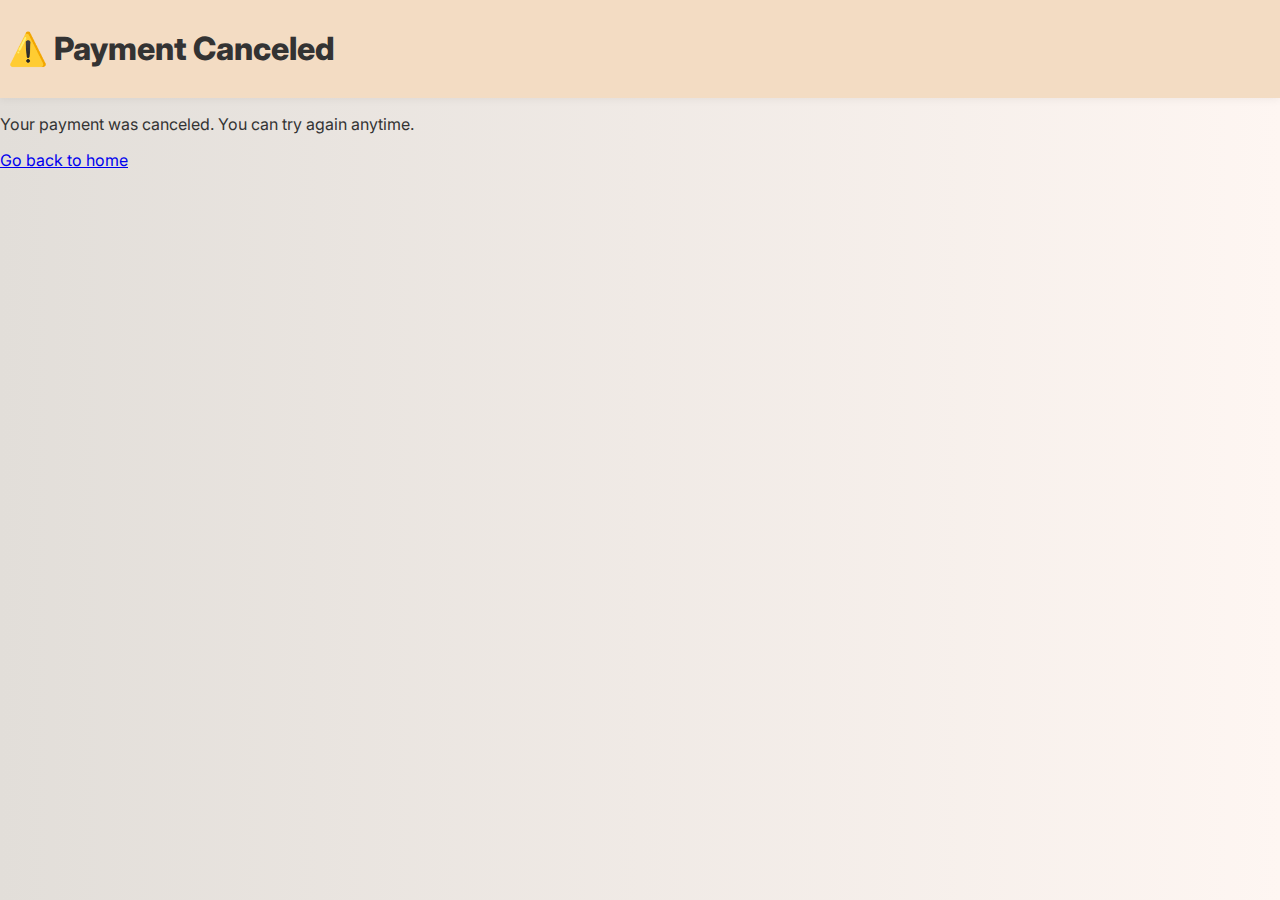
<file: cancel.html>
<!DOCTYPE html>
<html lang="en">
<head>
  <meta charset="UTF-8">
  <meta name="viewport" content="width=device-width, initial-scale=1.0">
  <title>Payment Canceled</title>
  <link rel="stylesheet" href="styles.css">
</head>
<body>
  <header>
    <h1>⚠️ Payment Canceled</h1>
  </header>
  <main>
    <p>Your payment was canceled. You can try again anytime.</p>
    <a href="index.html">Go back to home</a>
  </main>
</body>
</html>
</file>
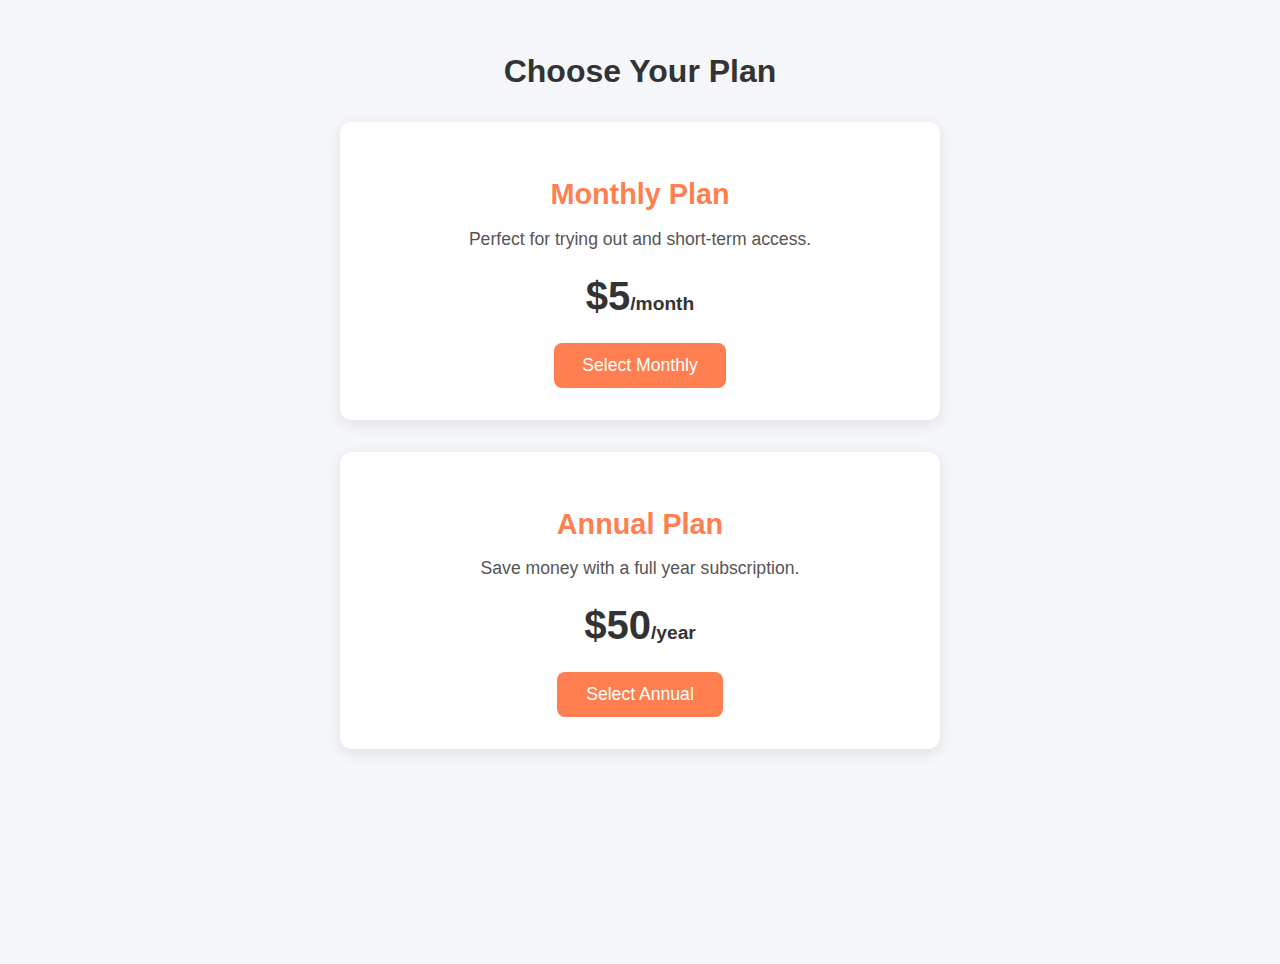
<file: pases.html>
<!DOCTYPE html>
<html lang="en">
<head>
  <meta charset="UTF-8" />
  <meta name="viewport" content="width=device-width, initial-scale=1" />
  <title>Pricing - Cook Alone Club</title>
  <link rel="stylesheet" href="pases.css" />
</head>
<body>
  <h1>Choose Your Plan</h1>
  <div class="pricing-container">
    <div class="price-box">
      <h2>Monthly Plan</h2>
      <p>Perfect for trying out and short-term access.</p>
      <div class="price">$5<span style="font-size: 1.2rem;">/month</span></div>
      <button onclick="alert('You selected Monthly Plan!')">Select Monthly</button>
    </div>
    <div class="price-box">
      <h2>Annual Plan</h2>
      <p>Save money with a full year subscription.</p>
      <div class="price">$50<span style="font-size: 1.2rem;">/year</span></div>
      <button onclick="alert('You selected Annual Plan!')">Select Annual</button>
    </div>
  </div>
</body>
</html>
</file>
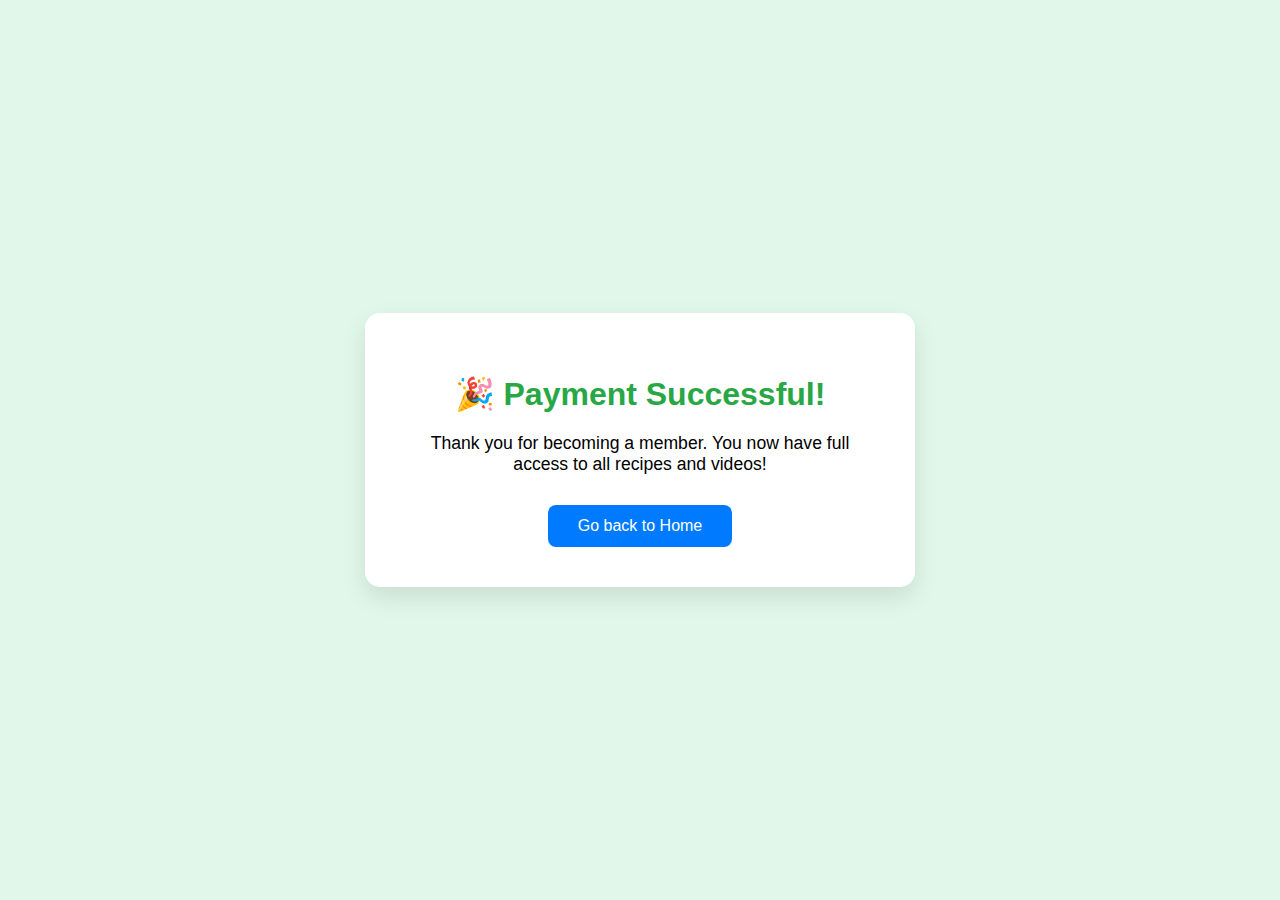
<file: sucess.html>
<!DOCTYPE html>
<html lang="en">
<head>
  <meta charset="UTF-8">
  <meta name="viewport" content="width=device-width, initial-scale=1.0">
  <title>Payment Successful</title>
  <link rel="stylesheet" href="styles1.css">
</head>
<body class="success">
  <div class="container">
    <h1>🎉 Payment Successful!</h1>
    <p>Thank you for becoming a member. You now have full access to all recipes and videos!</p>
    <a href="index.html" class="button">Go back to Home</a>
  </div>
</body>
</html>
</file>
<file: styles.css>
/* Global Styles */
@import url('https://fonts.googleapis.com/css2?family=Inter:wght@400;600;800&display=swap');

body {
  margin: 0;
  font-family: 'Inter', sans-serif;
  background: linear-gradient(to right, #e2ded9, #fef6f2);
  color: #333;
}

/* Header */
header {
  display: flex;
  justify-content: space-between;
  align-items: center;
  padding: 0.5rem 0.5rem;
  background: #f3dcc3;
  box-shadow: 0 2px 8px rgba(0,0,0,0.05);
  position: sticky;
  top: 0;
  z-index: 100;
}

header h1 {
  font-size: 2rem;
  font-weight: 800;
}

nav {
    margin-left: 38rem;
    display: flex;
    justify-content: flex-start;
    align-items: center;
}

nav a {
    margin-right: 1rem;
    text-decoration: none;
    font-weight: 600;
    color: #333;
    transition: color 0.2s ease;
}

nav a:hover {
  color: #ff8c42;
  box-shadow: 0 4px 20px rgba(232, 93, 6, 0.4);
  transform: scale(1.05);
}

/* Hero Section */
.hero-v2 {
  height: 100vh;
  display: flex;
  align-items: center;
  justify-content: center;
  background: url('https://images.unsplash.com/photo-1504674900247-0877df9cc836?auto=format&fit=crop&w=1920&q=80') no-repeat center center/cover;
  position: relative;
}

.hero-glass {
  background: rgba(255, 255, 255, 0.15);
  border-radius: 20px;
  padding: 3rem;
  text-align: center;
  backdrop-filter: blur(15px);
  box-shadow: 0 8px 32px rgba(0,0,0,0.2);
  color: white;
  max-width: 600px;
  animation: fadeUp 1s ease-out;
}

.hero-glass h1 {
  font-size: 2.8rem;
  font-weight: 800;
  margin-bottom: 1rem;
}

.hero-glass p {
  font-size: 1.2rem;
  font-weight: 400;
  margin-bottom: 2rem;
}

.cta.modern {
  background: white;
  color: #ff8c42;
  padding: 0.75rem 2rem;
  font-weight: bold;
  border-radius: 50px;
  text-decoration: none;
  transition: all 0.3s ease;
  display: inline-block;
}

.cta.modern:hover {
  background: #ff8c42;
  color: white;
  box-shadow: 0 4px 20px rgba(255, 140, 66, 0.4);
  transform: scale(1.05);
}

@keyframes fadeUp {
  from {
    opacity: 0;
    transform: translateY(30px);
  }
  to {
    opacity: 1;
    transform: translateY(0);
  }
}

/* Recipes Section */
.recipes-section {
  background: #fffaf4;
  padding: 3rem 2rem;
  text-align: center;
}

.recipe-grid {
  display: grid;
  grid-template-columns: repeat(auto-fit, minmax(280px, 1fr));
  gap: 2rem;
  margin-top: 2rem;
}

.recipe-card {
  background: white;
  border-radius: 15px;
  overflow: hidden;
  box-shadow: 0 4px 20px rgba(0, 0, 0, 0.05);
  transition: transform 0.3s ease;
  display: flex;
  flex-direction: column;
  justify-content: space-between;
}

.recipe-card:hover {
  transform: translateY(-5px);
}

.recipe-card img {
  width: 100%;
  height: 200px;
  object-fit: cover;
}

.recipe-content {
  padding: 1rem;
  text-align: center;
}

.recipe-content h3 {
  margin: 0.5rem 0;
  font-size: 1.2rem;
}

.tag {
  display: inline-block;
  font-size: 0.8rem;
  padding: 0.2rem 0.6rem;
  border-radius: 50px;
  margin-bottom: 1rem;
}

.tag.members {
  background: #ffb347;
  color: #fff;
}

.tag.free {
  background: #9ccc65;
  color: #fff;
}

.recipe-card button {
  background: #ff8c42;
  color: white;
  border: none;
  padding: 0.6rem 1rem;
  border-radius: 6px;
  cursor: pointer;
  font-weight: bold;
  margin-bottom: 1rem;
  align-self: center;
  width: 80%;
}

/* Meal Plans Section */
.meal-plans-section {
  padding: 4rem 2rem;
  background: #fffaf4;
  text-align: center;
}

.meal-plans-grid {
  display: flex;
  flex-wrap: wrap;
  justify-content: center;
  gap: 2rem;
  margin-top: 2rem;
  position: relative;
}

.plan-card {
  background: transparent;
  width: 280px;
  height: 360px;
  perspective: 1500px;
  cursor: pointer;
  position: relative;
}

.plan-front, .plan-back {
  width: 100%;
  height: 100%;
  border-radius: 15px;
  box-shadow: 0 6px 15px rgba(0,0,0,0.1);
  position: absolute;
  backface-visibility: hidden;
  background: white;
  padding: 2rem;
  box-sizing: border-box;
  transition: transform 0.7s cubic-bezier(0.4, 0, 0.2, 1);
  overflow-y: auto;
}

.plan-front {
  color: #ff8c42;
  font-weight: 700;
  display: flex;
  flex-direction: column;
  justify-content: center;
  text-align: center;
  z-index: 2;
}

.plan-back {
  transform: rotateY(180deg);
  color: #555;
  text-align: left;
  z-index: 1;
}

.plan-card:hover .plan-front {
  transform: rotateY(180deg);
  z-index: 1;
}

.plan-card:hover .plan-back {
  transform: rotateY(0deg);
  z-index: 2;
}

.plan-back h4 {
  margin-top: 0;
  margin-bottom: 0.5rem;
  font-weight: 600;
  color: #ff8c42;
}

.plan-back ul {
  margin: 0 0 1.5rem 1.2rem;
  padding: 0;
  list-style-type: disc;
  font-size: 0.9rem;
  max-height: 140px;
  overflow-y: auto;
}

.plan-back p {
  font-size: 0.95rem;
  line-height: 1.3;
}

/* Join Section */
.join-section {
  background: #ff8c42;
  color: white;
  padding: 3rem 2rem;
  text-align: center;
  border-radius: 0 0 40px 40px;
}

.join-section h2 {
  font-size: 2rem;
  margin-bottom: 1rem;
}

.join-section p {
  font-size: 1.1rem;
  margin-bottom: 2rem;
}

.join-section button {
  background: white;
  color: #ff8c42;
  padding: 0.75rem 3rem;
  font-weight: 700;
  border: none;
  border-radius: 50px;
  cursor: pointer;
  font-size: 1rem;
  transition: background 0.3s ease;
}

.join-section button:hover {
  background: #ffb347;
  color: white;
}

/* Footer */
footer {
  text-align: center;
  padding: 1rem 0;
  background: #fff;
  color: #666;
  font-size: 0.9rem;
  box-shadow: 0 -2px 8px rgba(0,0,0,0.03);
}

/* Responsive */
@media (max-width: 600px) {
  header {
    flex-direction: column;
  }
  nav a {
    margin: 0.5rem;
  }
  .meal-plans-grid {
    flex-direction: column;
    gap: 1.5rem;
  }
}

/* Auth Buttons Styling */
.auth-btn {
  background: white;
  color: #ff8c42;
  padding: 0.5rem 1.2rem;
  font-weight: 700;
  border: none;
  border-radius: 50px;
  cursor: pointer;
  font-size: 0.95rem;
  transition: all 0.3s ease;
  margin-left: 1rem;
}

.auth-btn:hover {
  background: #ff8c42;
  color: white;
  box-shadow: 0 4px 20px rgba(255, 140, 66, 0.4);
  transform: scale(1.05);
}

.profile-pic {
  width: 36px;
  height: 36px;
  border-radius: 50%;
  object-fit: cover;
  margin-left: 1rem;
  vertical-align: middle;
  border: 2px solid #ff8c42;
}

/* ------------------- */
/* MOBILE FIXES ADDED BELOW */

@media (max-width: 600px) {
  nav {
    margin-left: 0;              /* Remove large left margin on mobile */
    justify-content: center;     /* Center nav links */
    flex-wrap: wrap;             /* Allow nav items to wrap */
  }

  nav a {
    margin: 0.5rem 1rem;         /* Larger tap area */
    font-size: 1rem;             /* Slightly bigger font */
  }

  header {
    flex-direction: column;      /* Stack header vertically */
    align-items: center;
    padding: 1rem 0.5rem;
  }

  header h1 {
    font-size: 1.6rem;           /* Smaller heading on mobile */
    margin-bottom: 0.5rem;
  }

  .hero-v2 {
    height: auto;                /* Let hero section grow naturally */
    padding: 3rem 1rem;          /* Add horizontal padding */
  }

  .hero-glass {
    max-width: 100%;             /* Full width */
    padding: 2rem 1.5rem;        /* Smaller padding */
    font-size: 0.9rem;           /* Slightly smaller text */
  }

  .recipe-grid {
    grid-template-columns: 1fr;  /* Stack recipe cards vertically */
    gap: 1.5rem;
  }

  .meal-plans-grid {
    flex-direction: column;      /* Stack meal plans vertically */
    gap: 1.5rem;
  }

  .recipe-card button,
  .join-section button,
  .auth-btn {
    width: 100%;                 /* Full width buttons */
    font-size: 1.1rem;
    padding: 1rem;
  }

  footer {
    font-size: 0.85rem;
    padding: 1.5rem 1rem;
  }
}
</file>
<file: pases.css>
/* pases.css */

body {
  font-family: 'Inter', sans-serif;
  background: #f5f7fa;
  display: flex;
  flex-direction: column;
  align-items: center;
  padding: 2rem;
  margin: 0;
  min-height: 100vh;
  color: #333;
}

h1 {
  margin-bottom: 2rem;
}

.pricing-container {
  display: flex;
  gap: 2rem;
  flex-wrap: wrap;
  justify-content: center;
  max-width: 600px;
  width: 100%;
}

.price-box {
  background: white;
  border-radius: 12px;
  box-shadow: 0 4px 15px rgba(0,0,0,0.1);
  padding: 2rem;
  flex: 1 1 250px;
  text-align: center;
  transition: transform 0.3s ease;
}

.price-box:hover {
  transform: translateY(-5px);
  box-shadow: 0 6px 20px rgba(0,0,0,0.15);
}

.price-box h2 {
  margin-bottom: 0.5rem;
  font-weight: 700;
  font-size: 1.8rem;
  color: #ff7f50;
}

.price-box p {
  font-size: 1.1rem;
  margin-bottom: 1.5rem;
  color: #555;
}

.price-box .price {
  font-size: 2.5rem;
  font-weight: 800;
  margin-bottom: 1.5rem;
}

.price-box button {
  background-color: #ff7f50;
  color: white;
  border: none;
  padding: 0.75rem 1.8rem;
  border-radius: 8px;
  font-size: 1.1rem;
  cursor: pointer;
  transition: background-color 0.3s ease;
}

.price-box button:hover {
  background-color: #e76b3c;
}
</file>
<file: styles1.css>
/* styles.css */

body {
  font-family: 'Segoe UI', Tahoma, Geneva, Verdana, sans-serif;
  margin: 0;
  min-height: 100vh;
  display: flex;
  justify-content: center;
  align-items: center;
  background: #f9f9f9;
}

.container {
  background: white;
  padding: 40px 50px;
  border-radius: 15px;
  box-shadow: 0 10px 25px rgba(0,0,0,0.1);
  text-align: center;
  max-width: 450px;
}

h1 {
  font-size: 2rem;
  margin-bottom: 20px;
}

p {
  font-size: 1.1rem;
  margin-bottom: 30px;
}

a.button {
  display: inline-block;
  text-decoration: none;
  background: #007bff;
  color: white;
  padding: 12px 30px;
  border-radius: 8px;
  transition: 0.3s;
}

a.button:hover {
  background: #0056b3;
}

/* Success and Cancel specific styles */
body.success {
  background: #e0f7e9;
}

body.success h1 {
  color: #28a745;
}

body.cancel {
  background: #fdecea;
}

body.cancel h1 {
  color: #dc3545;
}
</file>
